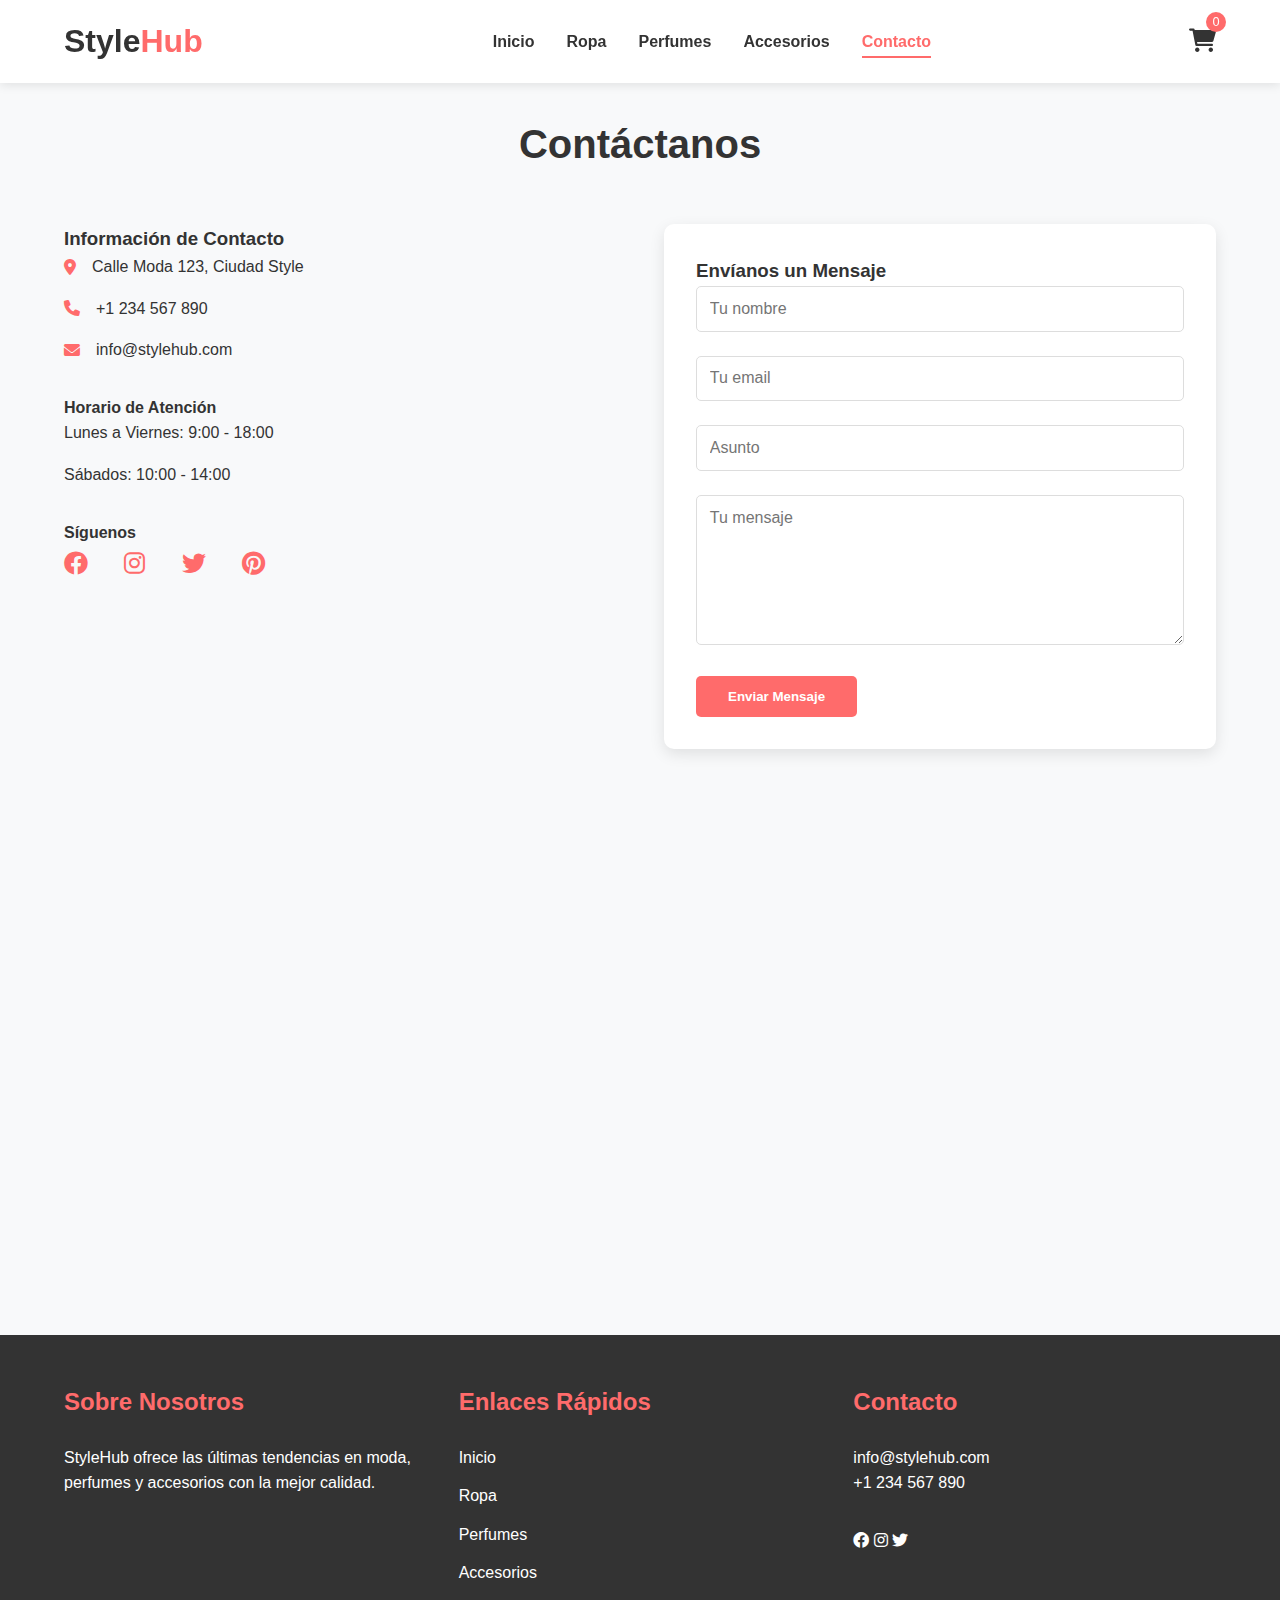
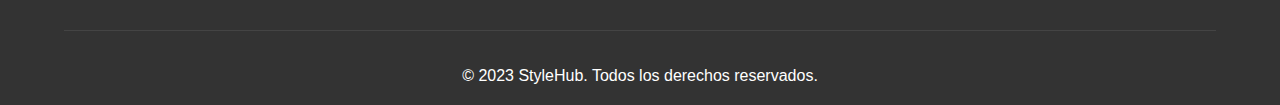
<file: Ropa/contacto.html>
<!DOCTYPE html>
<html lang="es">
<head>
    <meta charset="UTF-8">
    <meta name="viewport" content="width=device-width, initial-scale=1.0">
    <title>Contacto - StyleHub</title>
    <link rel="stylesheet" href="css/style.css">
    <link rel="stylesheet" href="https://cdnjs.cloudflare.com/ajax/libs/font-awesome/6.0.0-beta3/css/all.min.css">
</head>
<body>
    <header>
        <div class="logo">
            <h1>Style<span>Hub</span></h1>
        </div>
        <nav>
            <ul>
                <li><a href="index.html">Inicio</a></li>
                <li><a href="ropa.html">Ropa</a></li>
                <li><a href="perfumes.html">Perfumes</a></li>
                <li><a href="accesorios.html">Accesorios</a></li>
                <li><a href="contacto.html" class="active">Contacto</a></li>
            </ul>
        </nav>
        <div class="carrito-icono">
            <i class="fas fa-shopping-cart"></i>
            <span class="carrito-contador">0</span>
        </div>
    </header>

    <div class="carrito">
        <h2>Tu Carrito</h2>
        <div class="carrito-contenido">
            <!-- Los productos del carrito se añadirán aquí con JavaScript -->
        </div>
        <div class="carrito-total">
            <p>Total: <span>$0.00</span></p>
            <button class="btn-pagar">Pagar</button>
            <button class="btn-vaciar">Vaciar Carrito</button>
        </div>
    </div>

    <section class="contacto">
        <h2>Contáctanos</h2>
        <div class="contacto-container">
            <div class="info-contacto">
                <h3>Información de Contacto</h3>
                <p><i class="fas fa-map-marker-alt"></i> Calle Moda 123, Ciudad Style</p>
                <p><i class="fas fa-phone"></i> +1 234 567 890</p>
                <p><i class="fas fa-envelope"></i> info@stylehub.com</p>
                <div class="horario">
                    <h4>Horario de Atención</h4>
                    <p>Lunes a Viernes: 9:00 - 18:00</p>
                    <p>Sábados: 10:00 - 14:00</p>
                </div>
                <div class="socials">
                    <h4>Síguenos</h4>
                    <a href="#"><i class="fab fa-facebook"></i></a>
                    <a href="#"><i class="fab fa-instagram"></i></a>
                    <a href="#"><i class="fab fa-twitter"></i></a>
                    <a href="#"><i class="fab fa-pinterest"></i></a>
                </div>
            </div>
            <div class="formulario-contacto">
                <h3>Envíanos un Mensaje</h3>
                <form id="contacto-form">
                    <div class="form-group">
                        <input type="text" id="nombre" name="nombre" placeholder="Tu nombre" required>
                    </div>
                    <div class="form-group">
                        <input type="email" id="email" name="email" placeholder="Tu email" required>
                    </div>
                    <div class="form-group">
                        <input type="text" id="asunto" name="asunto" placeholder="Asunto" required>
                    </div>
                    <div class="form-group">
                        <textarea id="mensaje" name="mensaje" placeholder="Tu mensaje" required></textarea>
                    </div>
                    <button type="submit" class="btn-enviar">Enviar Mensaje</button>
                </form>
            </div>
        </div>
    </section>

    <div class="mapa">
        <iframe src="https://www.google.com/maps/embed?pb=!1m18!1m12!1m3!1d3022.215209179323!2d-73.9878449241646!3d40.74844097138978!2m3!1f0!2f0!3f0!3m2!1i1024!2i768!4f13.1!3m3!1m2!1s0x89c259a9b3117469%3A0xd134e199a405a163!2sEmpire%20State%20Building!5e0!3m2!1sen!2sus!4v1629990000000!5m2!1sen!2sus" width="100%" height="450" style="border:0;" allowfullscreen="" loading="lazy"></iframe>
    </div>

    <footer>
        <div class="footer-content">
            <div class="footer-section">
                <h3>Sobre Nosotros</h3>
                <p>StyleHub ofrece las últimas tendencias en moda, perfumes y accesorios con la mejor calidad.</p>
            </div>
            <div class="footer-section">
                <h3>Enlaces Rápidos</h3>
                <ul>
                    <li><a href="index.html">Inicio</a></li>
                    <li><a href="ropa.html">Ropa</a></li>
                    <li><a href="perfumes.html">Perfumes</a></li>
                    <li><a href="accesorios.html">Accesorios</a></li>
                </ul>
            </div>
            <div class="footer-section">
                <h3>Contacto</h3>
                <p>info@stylehub.com</p>
                <p>+1 234 567 890</p>
                <div class="socials">
                    <i class="fab fa-facebook"></i>
                    <i class="fab fa-instagram"></i>
                    <i class="fab fa-twitter"></i>
                </div>
            </div>
        </div>
        <div class="footer-bottom">
            <p>&copy; 2023 StyleHub. Todos los derechos reservados.</p>
        </div>
    </footer>

    <script src="js/carrito.js"></script>
    <script>
        // Formulario de contacto
        document.getElementById('contacto-form').addEventListener('submit', function(e) {
            e.preventDefault();
            alert('Gracias por tu mensaje. Nos pondremos en contacto contigo pronto.');
            this.reset();
        });
    </script>
</body>
</html>
</file>
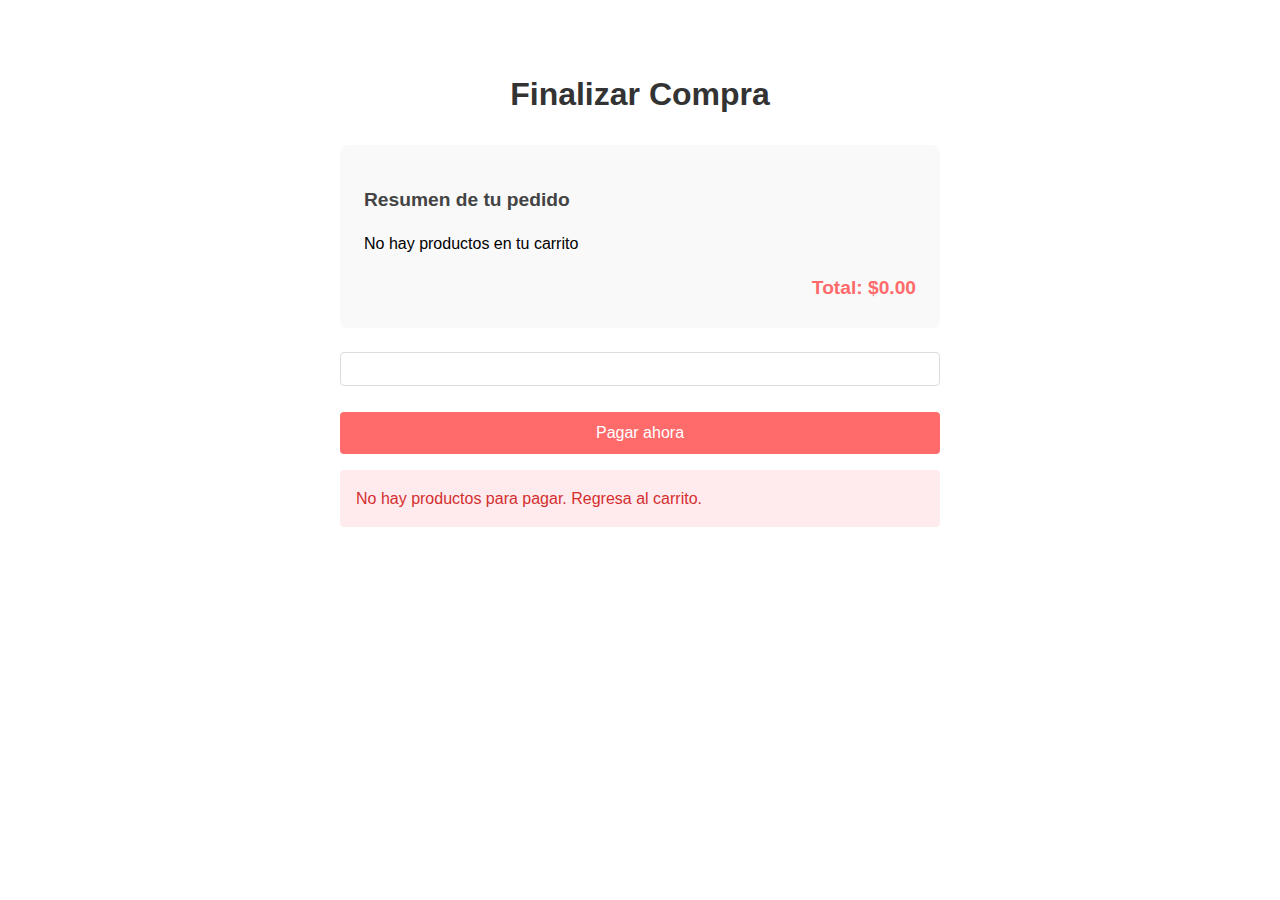
<file: Ropa/pago.html>
<!DOCTYPE html>
<html lang="es">
<head>
    <meta charset="UTF-8">
    <title>Finalizar Compra - StyleHub</title>
    <script src="https://js.stripe.com/v3/"></script>
    <style>
        body { 
            font-family: Arial, sans-serif; 
            max-width: 600px; 
            margin: 2rem auto; 
            padding: 1rem; 
            line-height: 1.6;
        }
        #resumen-pedido {
            background: #f9f9f9;
            padding: 1.5rem;
            border-radius: 8px;
            margin-bottom: 1.5rem;
        }
        .item-pedido {
            display: flex;
            align-items: center;
            margin-bottom: 1rem;
            padding-bottom: 1rem;
            border-bottom: 1px solid #eee;
        }
        .item-imagen {
            width: 60px;
            height: 60px;
            object-fit: cover;
            border-radius: 4px;
            margin-right: 1rem;
        }
        .item-info {
            flex: 1;
        }
        .item-nombre {
            font-weight: bold;
            margin-bottom: 0.3rem;
        }
        .item-precio {
            color: #666;
        }
        #card-element { 
            margin: 1rem 0; 
            padding: 1rem; 
            border: 1px solid #ddd; 
            border-radius: 4px; 
        }
        button { 
            background: #ff6b6b; 
            color: white; 
            border: none; 
            padding: 12px; 
            width: 100%; 
            border-radius: 4px; 
            cursor: pointer; 
            font-size: 16px;
            margin-top: 10px;
        }
        .total-pagar {
            font-size: 1.2rem;
            font-weight: bold;
            text-align: right;
            margin-top: 1rem;
            color: #ff6b6b;
        }
        #payment-message {
            margin-top: 1rem;
            padding: 1rem;
            border-radius: 4px;
            display: none;
        }
        #payment-message.error {
            display: block;
            background: #ffebee;
            color: #d32f2f;
        }
        h1 {
            color: #333;
            text-align: center;
            margin-bottom: 1.5rem;
        }
        h2 {
            font-size: 1.2rem;
            margin-bottom: 1rem;
            color: #444;
        }
    </style>
</head>
<body>
    <h1>Finalizar Compra</h1>
    
    <!-- Resumen del pedido con imágenes -->
    <div id="resumen-pedido">
        <h2>Resumen de tu pedido</h2>
        <div id="items-pedido"></div>
        <div class="total-pagar">
            Total: <span id="total-pagar">$0.00</span>
        </div>
    </div>
    
    <!-- Formulario de pago -->
    <form id="payment-form">
        <div id="card-element"></div>
        <button id="submit-button">Pagar ahora</button>
    </form>
    <div id="payment-message" class="hidden"></div>

    <script>
        // 1. Cargar datos del pedido desde sessionStorage
        const pedido = JSON.parse(sessionStorage.getItem('pedidoActual'));
        const total = pedido ? pedido.total.toFixed(2) : '0.00';
        
        // 2. Mostrar resumen del pedido con imágenes
        document.getElementById('total-pagar').textContent = `$${total}`;
        
        if (pedido && pedido.items) {
            const itemsContainer = document.getElementById('items-pedido');
            pedido.items.forEach(item => {
                const itemElement = document.createElement('div');
                itemElement.className = 'item-pedido';
                itemElement.innerHTML = `
                    <img src="${item.imagen}" alt="${item.nombre}" class="item-imagen">
                    <div class="item-info">
                        <div class="item-nombre">${item.nombre} x ${item.cantidad}</div>
                        <div class="item-precio">$${(item.precio * item.cantidad).toFixed(2)}</div>
                    </div>
                `;
                itemsContainer.appendChild(itemElement);
            });
        } else {
            document.getElementById('items-pedido').innerHTML = '<p>No hay productos en tu carrito</p>';
            document.getElementById('submit-button').disabled = true;
            document.getElementById('payment-message').textContent = 'No hay productos para pagar. Regresa al carrito.';
            document.getElementById('payment-message').className = 'error';
        }

        // 3. Configuración de Stripe
        const stripe = Stripe('pk_test_51RF0ikPEdJmLsFota7qHHELcXtVRDK13JemQYKXHsVtSucOE8YHPHsKRsr5KMO6HXKiAhtiNC0qxNbp5BrJ7KOCX00fh4C4sko');
        const elements = stripe.elements();
        const cardElement = elements.create('card');
        cardElement.mount('#card-element');

        // 4. Manejar el envío del formulario
        const form = document.getElementById('payment-form');
        form.addEventListener('submit', async (event) => {
            event.preventDefault();
            
            const submitButton = document.getElementById('submit-button');
            submitButton.disabled = true;
            submitButton.textContent = 'Procesando...';
            
            const {error, paymentMethod} = await stripe.createPaymentMethod({
                type: 'card',
                card: cardElement,
            });

            if (error) {
                document.getElementById('payment-message').textContent = error.message;
                document.getElementById('payment-message').className = 'error';
                submitButton.disabled = false;
                submitButton.textContent = 'Pagar ahora';
            } else {
                // Enviar el paymentMethod.id a tu servidor
                fetch('/tu-servidor/crear-pago', {
                    method: 'POST',
                    headers: {'Content-Type': 'application/json'},
                    body: JSON.stringify({
                        paymentMethodId: paymentMethod.id,
                        amount: Math.round(parseFloat(total) * 100), // Stripe usa centavos
                        items: pedido ? pedido.items : []
                    })
                }).then(response => response.json())
                .then(result => {
                    if (result.error) {
                        throw new Error(result.error);
                    }
                    // Limpiar el carrito después de un pago exitoso
                    sessionStorage.removeItem('pedidoActual');
                    window.location.href = 'gracias.html';
                })
                .catch(error => {
                    document.getElementById('payment-message').textContent = error.message || 'Ocurrió un error al procesar el pago';
                    document.getElementById('payment-message').className = 'error';
                    submitButton.disabled = false;
                    submitButton.textContent = 'Pagar ahora';
                });
            }
        });
    </script>
</body>
</html>
</file>
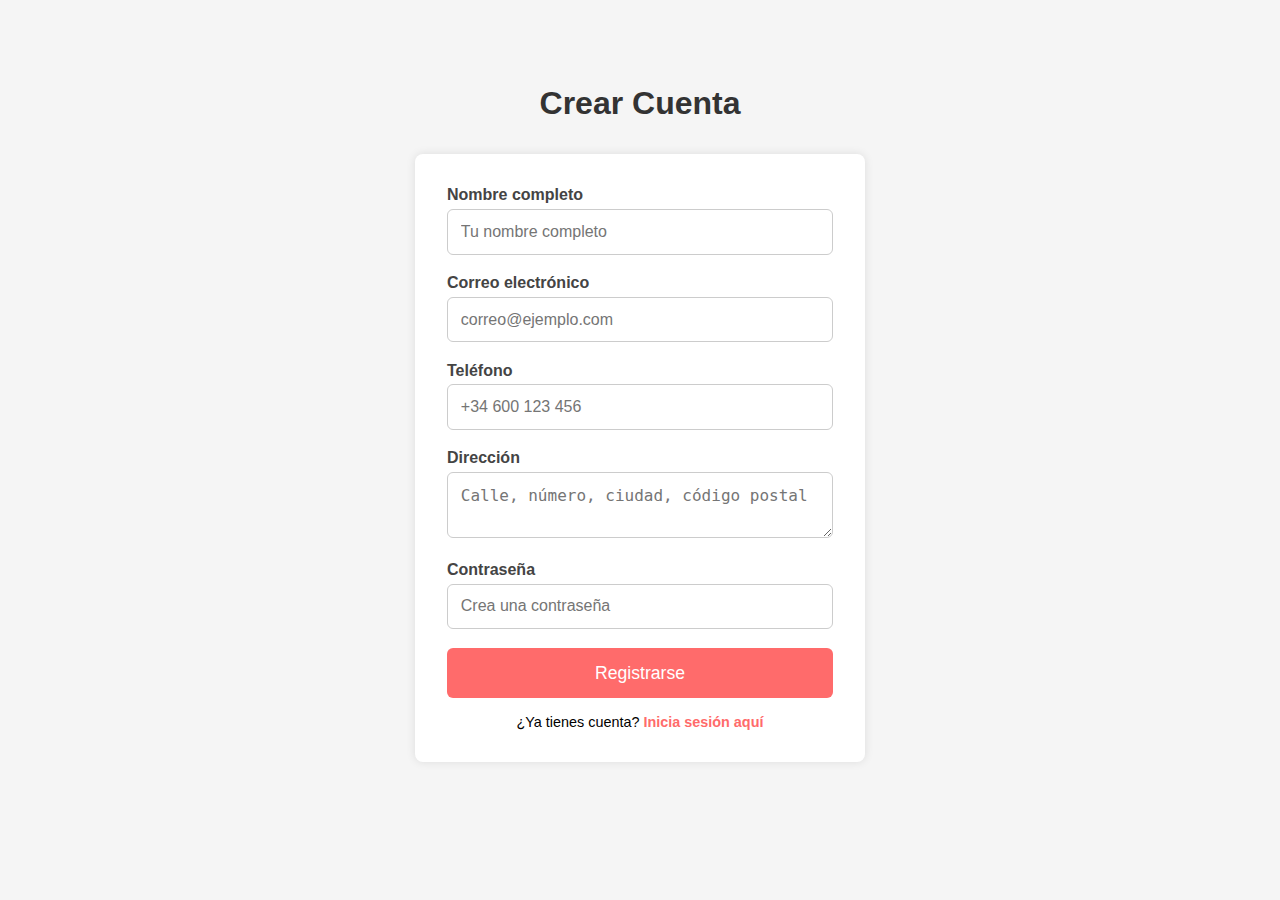
<file: Ropa/registro.html>
<!DOCTYPE html>
<html lang="es">
<head>
    <meta charset="UTF-8" />
    <title>Registro - StyleHub</title>
    <style>
        body {
            font-family: Arial, sans-serif;
            max-width: 450px;
            margin: 3rem auto;
            padding: 1rem;
            background-color: #f5f5f5;
        }
        h1 {
            text-align: center;
            color: #333;
            margin-bottom: 2rem;
        }
        form {
            background: white;
            padding: 2rem;
            border-radius: 8px;
            box-shadow: 0 0 10px rgba(0,0,0,0.1);
        }
        label {
            display: block;
            margin-bottom: 0.3rem;
            font-weight: bold;
            color: #444;
        }
        input[type="text"],
        input[type="email"],
        input[type="password"],
        input[type="tel"],
        textarea {
            width: 100%;
            padding: 0.8rem;
            margin-bottom: 1.2rem;
            border: 1px solid #ccc;
            border-radius: 6px;
            font-size: 1rem;
            box-sizing: border-box;
            resize: vertical;
        }
        textarea {
            min-height: 60px;
        }
        button {
            width: 100%;
            padding: 0.9rem;
            background-color: #ff6b6b;
            color: white;
            border: none;
            border-radius: 6px;
            font-size: 1.1rem;
            cursor: pointer;
            transition: background-color 0.3s ease;
        }
        button:hover {
            background-color: #ff5252;
        }
        .mensaje {
            margin-top: 1rem;
            text-align: center;
            font-size: 0.9rem;
            color: green;
        }
        .error {
            color: red;
        }
        .link-login {
            margin-top: 1rem;
            text-align: center;
            font-size: 0.9rem;
        }
        .link-login a {
            color: #ff6b6b;
            text-decoration: none;
            font-weight: bold;
        }
        .link-login a:hover {
            text-decoration: underline;
        }
    </style>
</head>
<body>
    <h1>Crear Cuenta</h1>

    <form id="registro-form">
        <label for="nombre">Nombre completo</label>
        <input type="text" id="nombre" placeholder="Tu nombre completo" required />

        <label for="email">Correo electrónico</label>
        <input type="email" id="email" placeholder="correo@ejemplo.com" required />

        <label for="telefono">Teléfono</label>
        <input type="tel" id="telefono" placeholder="+34 600 123 456" pattern="[+0-9\s]+" required />

        <label for="direccion">Dirección</label>
        <textarea id="direccion" placeholder="Calle, número, ciudad, código postal" required></textarea>

        <label for="password">Contraseña</label>
        <input type="password" id="password" placeholder="Crea una contraseña" required minlength="6" />

        <button type="submit">Registrarse</button>

        <div class="mensaje" id="mensaje"></div>

        <div class="link-login">
            ¿Ya tienes cuenta? <a href="login.html">Inicia sesión aquí</a>
        </div>
    </form>

    <script type="module">
       
import { createClient } from '@supabase/supabase-js'

const supabaseUrl = 'https://ejvddcdtiomdiipwdroe.supabase.co'
const supabaseKey = process.env.SUPABASE_KEY
const supabase = createClient(supabaseUrl, supabaseKey)

        const form = document.getElementById('registro-form');
        const mensaje = document.getElementById('mensaje');

        form.addEventListener('submit', async (e) => {
            e.preventDefault();
            mensaje.textContent = '';
            mensaje.classList.remove('error');

            const nombre = form.nombre.value.trim();
            const email = form.email.value.trim();
            const telefono = form.telefono.value.trim();
            const direccion = form.direccion.value.trim();
            const password = form.password.value;

            // Registro con Supabase Auth
            const { data, error } = await supabase.auth.signUp({
                email,
                password
            });

            if (error) {
                mensaje.textContent = error.message;
                mensaje.classList.add('error');
                return;
            }

            // Si el registro fue exitoso, guardamos los datos adicionales en la tabla "profiles"
            if (data.user) {
                const { user } = data;

                const { error: profileError } = await supabase
                    .from('profiles')
                    .insert([{
                        id: user.id,
                        nombre,
                        telefono,
                        direccion,
                        email
                    }]);

                if (profileError) {
                    mensaje.textContent = 'Error guardando datos adicionales: ' + profileError.message;
                    mensaje.classList.add('error');
                    return;
                }

                mensaje.textContent = 'Registro exitoso. Revisa tu correo para confirmar.';
            }
        });
    </script>
</body>
</html>
</file>
<file: Ropa/css/style.css>
/* Estilos generales */
* {
    margin: 0;
    padding: 0;
    box-sizing: border-box;
    font-family: 'Segoe UI', Tahoma, Geneva, Verdana, sans-serif;
}

body {
    background-color: #f8f9fa;
    color: #333;
    line-height: 1.6;
}

a {
    text-decoration: none;
    color: inherit;
}

/* Header */
header {
    background-color: #fff;
    box-shadow: 0 2px 10px rgba(0, 0, 0, 0.1);
    position: fixed;
    width: 100%;
    top: 0;
    z-index: 1000;
    display: flex;
    justify-content: space-between;
    align-items: center;
    padding: 1rem 5%;
}

.logo h1 {
    font-size: 2rem;
    font-weight: 700;
    color: #333;
}

.logo h1 span {
    color: #ff6b6b;
}

nav ul {
    display: flex;
    list-style: none;
}

nav ul li {
    margin-left: 2rem;
}

nav ul li a {
    font-weight: 600;
    transition: color 0.3s;
    padding: 0.5rem 0;
    position: relative;
}

nav ul li a:hover {
    color: #ff6b6b;
}

nav ul li a.active {
    color: #ff6b6b;
}

nav ul li a.active::after {
    content: '';
    position: absolute;
    bottom: 0;
    left: 0;
    width: 100%;
    height: 2px;
    background-color: #ff6b6b;
}

.carrito-icono {
    position: relative;
    cursor: pointer;
    font-size: 1.5rem;
}

.carrito-contador {
    position: absolute;
    top: -10px;
    right: -10px;
    background-color: #ff6b6b;
    color: white;
    border-radius: 50%;
    width: 20px;
    height: 20px;
    display: flex;
    justify-content: center;
    align-items: center;
    font-size: 0.8rem;
}

/* Hero Section - Versión con imagen fija */
.hero {
    background-size: cover;
    background-position: center;
    background-repeat: no-repeat;
    height: 80vh;
    display: flex;
    align-items: center;
    justify-content: center;
    text-align: center;
    color: white;
    margin-top: 80px;
    position: relative;
}

.hero::before {
    content: '';
    position: absolute;
    top: 0;
    left: 0;
    width: 100%;
    height: 100%;
    background-color: rgba(0, 0, 0, 0.4); /* Fondo oscuro para mejor legibilidad */
}

.hero-content {
    position: relative;
    z-index: 1;
    max-width: 800px;
    padding: 0 20px;
}

.hero-content h2 {
    font-size: 3.5rem;
    margin-bottom: 1rem;
    text-shadow: 2px 2px 4px rgba(0, 0, 0, 0.5);
}

.hero-content p {
    font-size: 1.5rem;
    margin-bottom: 2rem;
    text-shadow: 1px 1px 2px rgba(0, 0, 0, 0.5);
}

/* Hero Section - Versión con slider (alternativa) */
/*
.hero {
    position: relative;
    height: 80vh;
    margin-top: 80px;
    overflow: hidden;
}

.hero-slider {
    position: absolute;
    width: 100%;
    height: 100%;
}

.slide {
    position: absolute;
    width: 100%;
    height: 100%;
    background-size: cover;
    background-position: center;
    background-repeat: no-repeat;
    opacity: 0;
    transition: opacity 1s ease-in-out;
    z-index: 1;
}

.slide.active {
    opacity: 1;
}

.hero-content {
    position: relative;
    z-index: 2;
    display: flex;
    flex-direction: column;
    align-items: center;
    justify-content: center;
    height: 100%;
    text-align: center;
    color: white;
    padding: 0 20px;
    background-color: rgba(0, 0, 0, 0.4);
}
*/

.btn {
    display: inline-block;
    background-color: #ff6b6b;
    color: white;
    padding: 0.8rem 2rem;
    border-radius: 30px;
    font-weight: 600;
    transition: all 0.3s;
}

.btn:hover {
    background-color: #ff5252;
    transform: translateY(-3px);
    box-shadow: 0 10px 20px rgba(0, 0, 0, 0.1);
}

/* Efecto de transición entre slides (solo para versión slider) */
@keyframes fadeIn {
    from { opacity: 0; }
    to { opacity: 1; }
}

/* Secciones */
section {
    padding: 5rem 5%;
}

.destacados, .pagina-categoria, .contacto {
    padding-top: 7rem;
}

h2 {
    text-align: center;
    font-size: 2.5rem;
    margin-bottom: 3rem;
    color: #333;
}

/* Productos */
.productos-grid {
    display: grid;
    grid-template-columns: repeat(auto-fill, minmax(280px, 1fr));
    gap: 2rem;
}

.producto {
    background-color: white;
    border-radius: 10px;
    overflow: hidden;
    box-shadow: 0 5px 15px rgba(0, 0, 0, 0.1);
    transition: transform 0.3s;
}

.producto:hover {
    transform: translateY(-10px);
}

.producto img {
    width: 100%;
    height: 300px;
    object-fit: cover;
}

.producto h3 {
    padding: 1rem 1rem 0;
    font-size: 1.2rem;
}

.producto p {
    padding: 0.5rem 1rem;
    font-weight: 600;
    color: #ff6b6b;
    font-size: 1.1rem;
}

.btn-anadir {
    display: block;
    width: 100%;
    padding: 0.8rem;
    background-color: #333;
    color: white;
    border: none;
    cursor: pointer;
    font-weight: 600;
    transition: background-color 0.3s;
}

.btn-anadir:hover {
    background-color: #ff6b6b;
}

/* Categorías */
.categorias-grid {
    display: grid;
    grid-template-columns: repeat(auto-fit, minmax(300px, 1fr));
    gap: 2rem;
}

.categoria {
    background-color: white;
    border-radius: 10px;
    overflow: hidden;
    box-shadow: 0 5px 15px rgba(0, 0, 0, 0.1);
    cursor: pointer;
    transition: transform 0.3s;
}

.categoria:hover {
    transform: translateY(-10px);
}

.categoria img {
    width: 100%;
    height: 250px;
    object-fit: cover;
}

.categoria h3 {
    text-align: center;
    padding: 1.5rem;
    font-size: 1.5rem;
}

/* Filtros */
.filtros {
    display: flex;
    justify-content: center;
    gap: 1rem;
    margin-bottom: 2rem;
}

.filtros select {
    padding: 0.5rem 1rem;
    border-radius: 5px;
    border: 1px solid #ddd;
    background-color: white;
    cursor: pointer;
}

/* Contacto */
.contacto-container {
    display: grid;
    grid-template-columns: repeat(auto-fit, minmax(300px, 1fr));
    gap: 3rem;
}

.info-contacto p {
    margin-bottom: 1rem;
    display: flex;
    align-items: center;
}

.info-contacto i {
    margin-right: 1rem;
    color: #ff6b6b;
}

.horario, .socials {
    margin-top: 2rem;
}

.socials a {
    display: inline-block;
    margin-right: 1rem;
    font-size: 1.5rem;
    color: #333;
    transition: color 0.3s;
}

.socials a:hover {
    color: #ff6b6b;
}

.formulario-contacto {
    background-color: white;
    padding: 2rem;
    border-radius: 10px;
    box-shadow: 0 5px 15px rgba(0, 0, 0, 0.1);
}

.form-group {
    margin-bottom: 1.5rem;
}

.form-group input,
.form-group textarea {
    width: 100%;
    padding: 0.8rem;
    border: 1px solid #ddd;
    border-radius: 5px;
    font-size: 1rem;
}

.form-group textarea {
    height: 150px;
    resize: vertical;
}

.btn-enviar {
    background-color: #ff6b6b;
    color: white;
    border: none;
    padding: 0.8rem 2rem;
    border-radius: 5px;
    cursor: pointer;
    font-weight: 600;
    transition: background-color 0.3s;
}

.btn-enviar:hover {
    background-color: #ff5252;
}

.mapa {
    margin-top: 3rem;
}

/* Footer */
footer {
    background-color: #333;
    color: white;
    padding: 3rem 5% 1rem;
}

.footer-content {
    display: grid;
    grid-template-columns: repeat(auto-fit, minmax(250px, 1fr));
    gap: 2rem;
    margin-bottom: 2rem;
}

.footer-section h3 {
    font-size: 1.5rem;
    margin-bottom: 1.5rem;
    color: #ff6b6b;
}

.footer-section ul {
    list-style: none;
}

.footer-section ul li {
    margin-bottom: 0.8rem;
}

.footer-section ul li a:hover {
    color: #ff6b6b;
}

.footer-bottom {
    text-align: center;
    padding-top: 2rem;
    border-top: 1px solid #444;
}

/* Carrito */

.carrito-item-info h3 {
    font-size: 1rem;
    margin-bottom: 0.5rem;
}

.carrito-item-info p {
    font-size: 0.9rem;
    color: #777;
}

.carrito-item-cantidad {
    display: flex;
    align-items: center;
    margin-top: 0.5rem;
}

.carrito-item-cantidad button {
    background-color: #ff6b6b;
    color: white;
    border: none;
    width: 25px;
    height: 25px;
    border-radius: 50%;
    cursor: pointer;
    display: flex;
    align-items: center;
    justify-content: center;
    transition: all 0.3s;
}

.carrito-item-cantidad button:hover {
    background-color: #ff5252;
    transform: scale(1.1);
}

.carrito-item-cantidad span {
    margin: 0 0.5rem;
    min-width: 20px;
    text-align: center;
}

.carrito-item-eliminar {
    color: #ff6b6b;
    cursor: pointer;
    font-size: 1.2rem;
    transition: all 0.3s;
    background: none;
    border: none;
    padding: 0;
}

.carrito-item-eliminar:hover {
    color: #ff5252;
    transform: scale(1.1);
}

/* Notificaciones */
.notificacion {
    position: fixed;
    bottom: 20px;
    left: 50%;
    transform: translateX(-50%);
    background-color: #4CAF50;
    color: white;
    padding: 15px 25px;
    border-radius: 5px;
    opacity: 0;
    transition: opacity 0.3s;
    z-index: 1001;
    max-width: 80%;
    text-align: center;
}
.carrito-vacio {
    text-align: center;
    color: #666;
    padding: 2rem 0;
}
.carrito {
    position: fixed;
    top: 80px;
    right: -400px;
    width: 380px;
    height: calc(100vh - 80px);
    background-color: white;
    box-shadow: -5px 0 15px rgba(0, 0, 0, 0.1);
    transition: right 0.3s;
    z-index: 999;
    padding: 2rem;
    overflow-y: auto;
}

.carrito.active {
    right: 0;
}

.carrito h2 {
    text-align: left;
    margin-bottom: 2rem;
    font-size: 1.8rem;
}

.carrito-contenido {
    margin-bottom: 2rem;
}

.carrito-item {
    display: flex;
    align-items: center;
    margin-bottom: 1.5rem;
    padding-bottom: 1.5rem;
    border-bottom: 1px solid #eee;
}

.carrito-item img {
    width: 70px;
    height: 70px;
    object-fit: cover;
    border-radius: 5px;
    margin-right: 1rem;
}

.carrito-item-info {
    flex: 1;
}

.carrito-item-info h3 {
    font-size: 1rem;
    margin-bottom: 0.5rem;
}

.carrito-item-info p {
    font-size: 0.9rem;
    color: #777;
}

.carrito-item-cantidad {
    display: flex;
    align-items: center;
    margin-top: 0.5rem;
}

.carrito-item-cantidad button {
    background-color: #ff6b6b;
    color: white;
    border: none;
    width: 25px;
    height: 25px;
    border-radius: 50%;
    cursor: pointer;
    display: flex;
    align-items: center;
    justify-content: center;
    transition: background-color 0.3s;
}

.carrito-item-cantidad button:hover {
    background-color: #ff5252;
}

.carrito-item-cantidad span {
    margin: 0 0.5rem;
    min-width: 20px;
    text-align: center;
}

.carrito-item-eliminar {
    margin-left: 1rem;
    color: #ff6b6b;
    cursor: pointer;
    font-size: 1.2rem;
}

.carrito-total {
    border-top: 1px solid #eee;
    padding-top: 1.5rem;
}

.carrito-total p {
    font-size: 1.2rem;
    font-weight: 600;
    margin-bottom: 1.5rem;
    display: flex;
    justify-content: space-between;
}

.carrito-total span {
    color: #ff6b6b;
}

.btn-pagar, .btn-vaciar {
    width: 100%;
    padding: 0.8rem;
    border: none;
    border-radius: 5px;
    font-weight: 600;
    cursor: pointer;
    transition: all 0.3s;
}

.btn-pagar {
    background-color: #ff6b6b;
    color: white;
    margin-bottom: 1rem;
}

.btn-pagar:hover {
    background-color: #ff5252;
}

.btn-vaciar {
    background-color: #eee;
    color: #333;
}

.btn-vaciar:hover {
    background-color: #ddd;
}

.notificacion {
    position: fixed;
    bottom: 20px;
    left: 50%;
    transform: translateX(-50%);
    background-color: #4CAF50;
    color: white;
    padding: 15px 25px;
    border-radius: 5px;
    opacity: 0;
    transition: opacity 0.3s;
    z-index: 1001;
}

.notificacion.mostrar {
    opacity: 1;
}

/* Responsive */
@media (max-width: 768px) {
    header {
        flex-direction: column;
        padding: 1rem;
    }

    nav ul {
        margin-top: 1rem;
    }

    nav ul li {
        margin-left: 1rem;
    }

    .hero-content h2 {
        font-size: 2.5rem;
    }

    .hero-content p {
        font-size: 1.2rem;
    }

    .carrito {
        width: 100%;
        right: -100%;
    }
}
</file>
